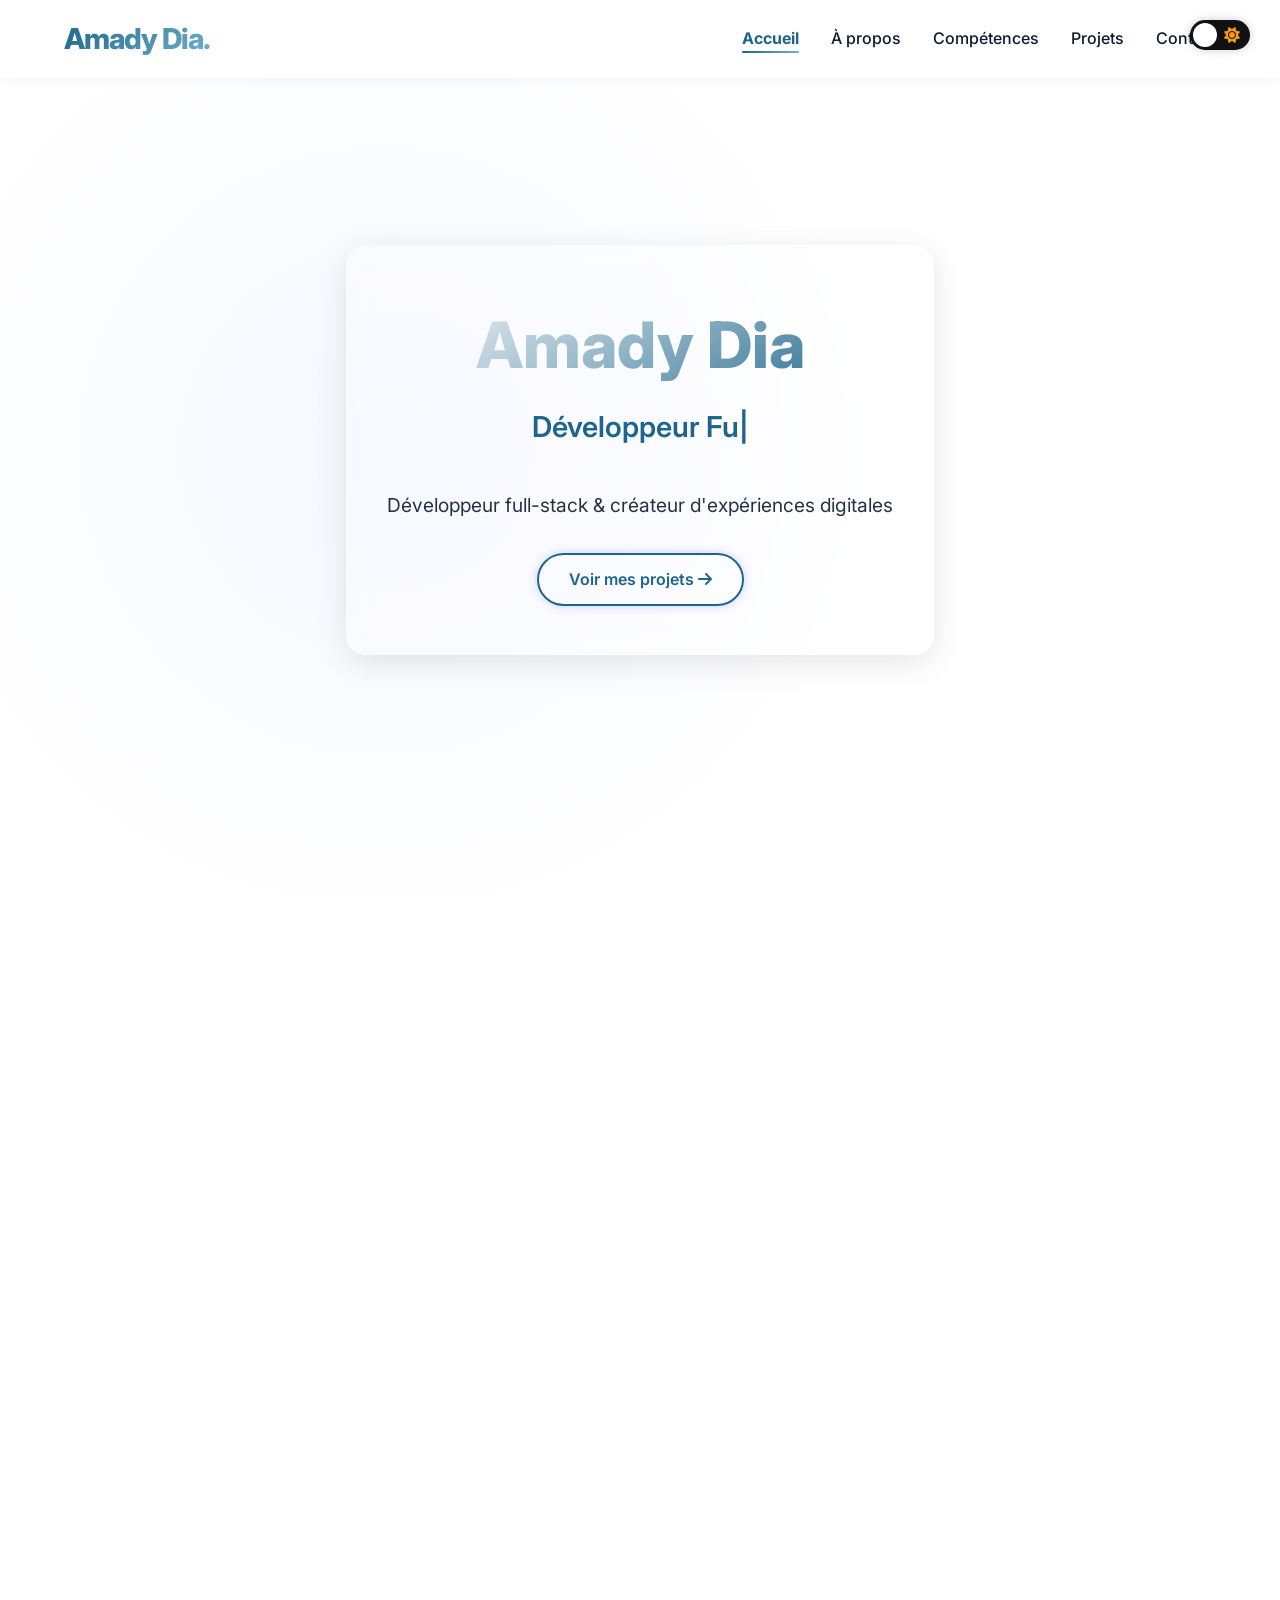
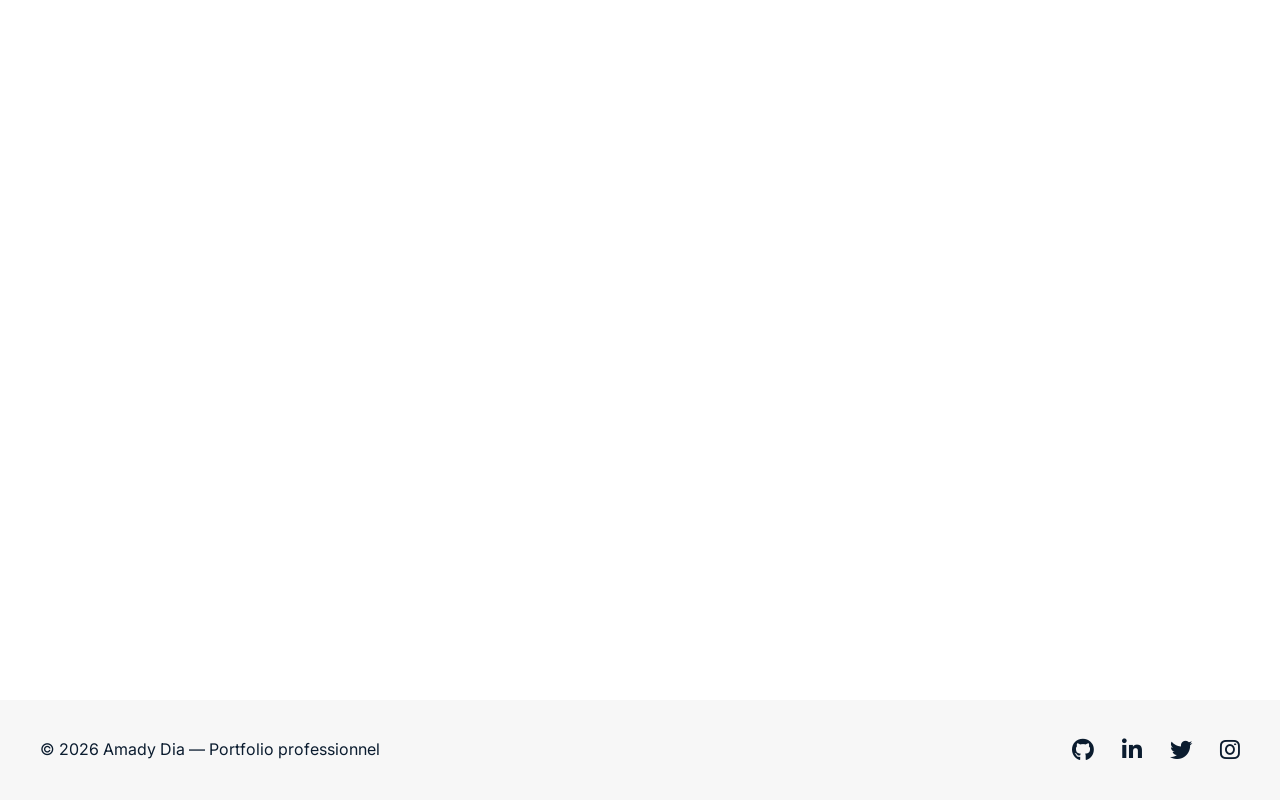
<file: index.html>
<!DOCTYPE html>
<html lang="fr">
<head>
  <meta charset="UTF-8">
  <meta name="viewport" content="width=device-width, initial-scale=1.0">
  <title>Portfolio · Amady Dia</title>
  <!-- Font Awesome 6 (free) -->
  <link rel="stylesheet" href="https://cdnjs.cloudflare.com/ajax/libs/font-awesome/6.0.0-beta3/css/all.min.css">
  <link rel="stylesheet" href="style.css">
</head>
<body>
  <!-- DARK MODE TOGGLE -->
  <div class="theme-toggle">
    <input type="checkbox" id="darkmode-toggle" class="checkbox">
    <label for="darkmode-toggle" class="label">
      <i class="fas fa-moon"></i>
      <i class="fas fa-sun"></i>
      <div class="ball"></div>
    </label>
  </div>

  <!-- MOBILE NAVIGATION -->
  <header>
    <nav class="navbar">
      <div class="nav-brand">Amady Dia.</div>
      <ul class="nav-menu">
        <li class="nav-item"><a href="#home" class="nav-link">Accueil</a></li>
        <li class="nav-item"><a href="#about" class="nav-link">À propos</a></li>
        <li class="nav-item"><a href="#skills" class="nav-link">Compétences</a></li>
        <li class="nav-item"><a href="#projects" class="nav-link">Projets</a></li>
        <li class="nav-item"><a href="#contact" class="nav-link">Contact</a></li>
      </ul>
      <div class="hamburger">
        <span class="bar"></span>
        <span class="bar"></span>
        <span class="bar"></span>
      </div>
    </nav>
  </header>

  <main>
    <!-- HOME / HERO SECTION -->
    <section id="home" class="hero">
      <div class="hero-content glass">
        <h1>Amady Dia</h1>
        <div class="typed-container">
          <span id="typed-text"></span><span class="cursor">|</span>
        </div>
        <p>Développeur full-stack & créateur d'expériences digitales</p>
        <a href="#projects" class="btn neon-btn">Voir mes projets <i class="fas fa-arrow-right"></i></a>
      </div>
      <div class="hero-overlay"></div>
    </section>

    <!-- ABOUT SECTION -->
    <section id="about" class="about reveal">
      <div class="section-title">
        <h2>À propos de moi</h2>
        <div class="underline"></div>
      </div>
      <div class="about-container">
        <div class="about-img glass">
          <img src="moi.jpg.jpeg" alt="Photo profil">
          <!-- image placeholder élégante -->
        </div>
        <div class="about-text glass">
          <p>Étudiant en deuxième année d’Informatique Appliquée à la Gestion, passionné par le développement web et le design, je transforme progressivement mes idées en sites et applications modernes et performants.
       Curieux et motivé, je m’intéresse particulièrement à l’univers JavaScript et à l’écosystème Python, que j’explore à travers des projets académiques et personnels.
       Rigoureux, créatif et toujours à l’affût des nouvelles technologies, je souhaite mettre mes compétences au service de la création de sites web et d’applications innovantes.</p>
          <p><i class="fas fa-map-pin"></i>  Mbour · Disponible pour missions</p>
          <div class="about-social">
            <a href="https://github.com/Darzox221" aria-label="GitHub"><i class="fab fa-github"></i></a>
            <a href="https://www.linkedin.com/in/amady-dia-5790523a3/" aria-label="LinkedIn"><i class="fab fa-linkedin"></i></a>
            <a href="#"><i class="fab fa-twitter"></i></a>
          </div>
        </div>
      </div>
    </section> 

    <!-- SKILLS SECTION avec barres de progression animées -->
    <section id="skills" class="skills reveal">
      <div class="section-title">
        <h2>Compétences techniques</h2>
        <div class="underline"></div>
      </div>
      <div class="skills-grid">
        <div class="skill-card glass">
          <div class="skill-header">
            <span>HTML / CSS</span>
            <span class="skill-percent" data-level="80">80%</span>
          </div>
          <div class="progress-bar">
            <div class="progress-fill" data-width="80"></div>
          </div>
        </div>
        <div class="skill-card glass">
          <div class="skill-header">
            <span>JavaScript</span>
            <span class="skill-percent" data-level="50">50%</span>
          </div>
          <div class="progress-bar">
            <div class="progress-fill" data-width="50"></div>
          </div>
        </div>
        <div class="skill-card glass">
          <div class="skill-header">
            <span>PHP</span>
            <span class="skill-percent" data-level="60">60%</span>
          </div>
          <div class="progress-bar">
            <div class="progress-fill" data-width="60"></div>
          </div>
        </div>
        <div class="skill-card glass">
          <div class="skill-header">
            <span>Python</span>
            <span class="skill-percent" data-level="50">50%</span>
          </div>
          <div class="progress-bar">
            <div class="progress-fill" data-width="50"></div>
          </div>
        </div>
        <div class="skill-card glass">
          <div class="skill-header">
            <span>React</span>
            <span class="skill-percent" data-level="40">40%</span>
          </div>
          <div class="progress-bar">
            <div class="progress-fill" data-width="40"></div>
          </div>
        </div>
        <div class="skill-card glass">
          <div class="skill-header">
            <span>Java</span>
            <span class="skill-percent" data-level="55">55%</span>
          </div>
          <div class="progress-bar">
            <div class="progress-fill" data-width="55"></div>
          </div>
        </div>
      </div>
    </section>

    <!-- PROJECTS SECTION avec cartes interactives -->
    <section id="projects" class="projects reveal">
      <div class="section-title">
        <h2>Projets récents</h2>
        <div class="underline"></div>
      </div>
      <div class="projects-grid">
        <div class="project-card glass">
          <div class="project-img">
            <i class="fas fa-cart-shopping"></i>
          </div>
          <h3>Boutique en ligne</h3>
          <p>Site e-commerce moderne permettant de consulter des produits et gérer un panier.</p>
          <div class="project-tags">
            <span>React</span><span>Node</span><span>MongoDB</span>
          </div>
          <a href="projet-boutique.html" class="project-link">En savoir plus <i class="fas fa-arrow-right"></i></a>
        </div>
        <div class="project-card glass">
          <div class="project-img">
            <i class="fas fa-chart-line"></i>
          </div>
          <h3>Système d’authentification</h3>
          <p>Système de gestion des utilisateurs et des rôles.</p>
          <div class="project-tags">
            <span>Php</span><span>MySQL</span>
          </div>
          <a href="projet-authentification.html" class="project-link">En savoir plus <i class="fas fa-arrow-right"></i></a>
        </div>
        <div class="project-card glass">
          <div class="project-img">
            <i class="fas fa-robot"></i>
          </div>
          <h3>Gestionnaire de tâches</h3>
          <p>Application de gestion de tâches permettant d’ajouter, modifier et supprimer des tâches.</p>
          <div class="project-tags">
            <span>HTML</span><span>CSS</span><span>JS</span>
          </div>
          <a href="projet-taches.html" class="project-link">En savoir plus <i class="fas fa-arrow-right"></i></a>
        </div>
      </div>
    </section>

    <!-- CONTACT SECTION avec formulaire fonctionnel (JS) -->
    <section id="contact" class="contact reveal">
      <div class="section-title">
        <h2>Contactez-moi</h2>
        <div class="underline"></div>
      </div>
      <div class="contact-container glass">
        <div class="contact-info">
          <h3><i class="fas fa-paper-plane"></i> Discutons de votre projet</h3>
          <p>Une idée ? Une collaboration ? Écrivez-moi !</p>
          <div class="contact-details">
            <p><i class="fas fa-envelope"></i> dia9amadu@gmail.com</p>
            <p><i class="fas fa-phone-alt"></i> +221 77 420 72 34</p>
            <p><i class="fas fa-map-marker-alt"></i> Mbour, Sénégal</p>
          </div>
        </div>
        <form id="contactForm" class="contact-form" action="https://formspree.io/f/xaqavaqe" method="POST">
          <div class="input-group">
            <input type="text" id="name" name="name" placeholder=" " required>
            <label for="name">Nom complet</label>
          </div>
          <div class="input-group">
            <input type="email" id="email" name="email" placeholder=" " required>
            <label for="email">Adresse email</label>
          </div>
          <div class="input-group">
            <textarea id="message" name="message" rows="4" placeholder=" " required></textarea>
            <label for="message">Message</label>
          </div>
          <button type="submit" class="btn neon-btn" id="submitBtn">Envoyer <i class="fas fa-paper-plane"></i></button>
          <p id="formFeedback" class="form-feedback"></p>
        </form>
      </div>
    </section>
  </main>

  <!-- FOOTER avec réseaux sociaux -->
  <footer>
    <div class="footer-content">
      <p>&copy; 2026 Amady Dia — Portfolio professionnel</p>
      <div class="footer-social">
        <a href="https://github.com/Darzox221/Portfolio" aria-label="GitHub"><i class="fab fa-github"></i></a>
        <a href="https://www.linkedin.com/in/amady-dia-5790523a3/" aria-label="LinkedIn"><i class="fab fa-linkedin-in"></i></a>
        <a href="https://x.com/_iamzo__" aria-label="Twitter"><i class="fab fa-twitter"></i></a>
        <a href="https://www.instagram.com/_iamzo__" aria-label="Instagram"><i class="fab fa-instagram"></i></a>
      </div>
    </div>
  </footer>

  <script src="script.js"></script>
</body>
</html>
</file>
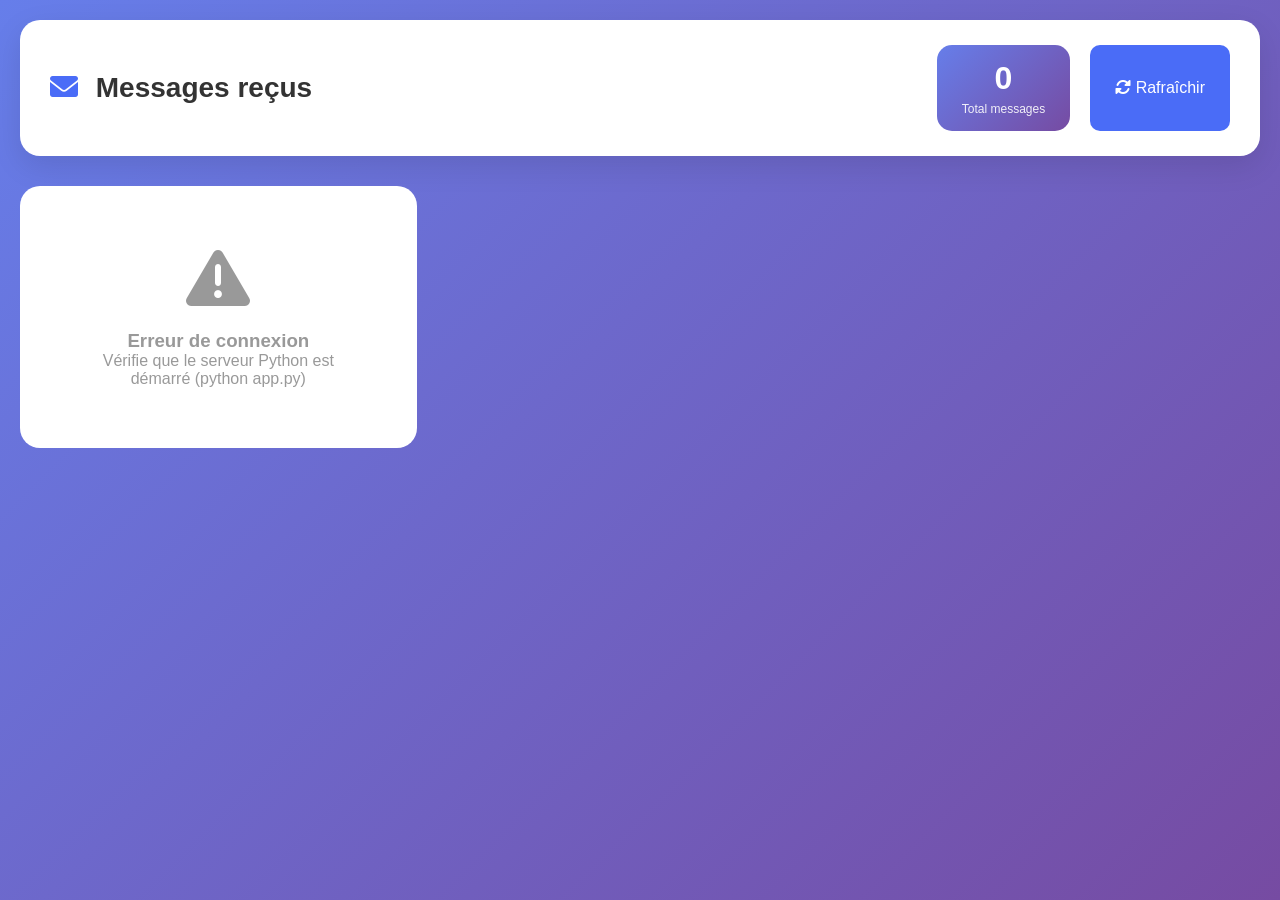
<file: admin.html>
<!DOCTYPE html>
<html lang="fr">
<head>
    <meta charset="UTF-8">
    <meta name="viewport" content="width=device-width, initial-scale=1.0">
    <title>Admin - Messages Portfolio</title>
    <style>
        * {
            margin: 0;
            padding: 0;
            box-sizing: border-box;
        }

        body {
            font-family: 'Segoe UI', Tahoma, Geneva, Verdana, sans-serif;
            background: linear-gradient(135deg, #667eea 0%, #764ba2 100%);
            min-height: 100vh;
            padding: 20px;
        }

        .container {
            max-width: 1400px;
            margin: 0 auto;
        }

        .header {
            background: white;
            border-radius: 20px;
            padding: 25px 30px;
            margin-bottom: 30px;
            box-shadow: 0 10px 30px rgba(0,0,0,0.1);
            display: flex;
            justify-content: space-between;
            align-items: center;
            flex-wrap: wrap;
            gap: 20px;
        }

        h1 {
            color: #333;
            font-size: 28px;
        }

        h1 i {
            color: #4a6cf7;
            margin-right: 10px;
        }

        .stats {
            display: flex;
            gap: 20px;
        }

        .stat-card {
            background: linear-gradient(135deg, #667eea, #764ba2);
            color: white;
            padding: 15px 25px;
            border-radius: 15px;
            text-align: center;
        }

        .stat-number {
            font-size: 32px;
            font-weight: bold;
        }

        .stat-label {
            font-size: 12px;
            opacity: 0.9;
            margin-top: 5px;
        }

        .refresh-btn {
            background: #4a6cf7;
            color: white;
            border: none;
            padding: 12px 25px;
            border-radius: 10px;
            cursor: pointer;
            font-size: 16px;
            transition: transform 0.2s;
        }

        .refresh-btn:hover {
            transform: scale(1.05);
        }

        .messages-grid {
            display: grid;
            grid-template-columns: repeat(auto-fill, minmax(380px, 1fr));
            gap: 25px;
        }

        .message-card {
            background: white;
            border-radius: 15px;
            padding: 20px;
            box-shadow: 0 5px 15px rgba(0,0,0,0.1);
            transition: transform 0.3s, box-shadow 0.3s;
            animation: fadeIn 0.5s ease;
        }

        .message-card:hover {
            transform: translateY(-5px);
            box-shadow: 0 15px 30px rgba(0,0,0,0.15);
        }

        @keyframes fadeIn {
            from {
                opacity: 0;
                transform: translateY(20px);
            }
            to {
                opacity: 1;
                transform: translateY(0);
            }
        }

        .message-header {
            display: flex;
            justify-content: space-between;
            align-items: start;
            margin-bottom: 15px;
            padding-bottom: 10px;
            border-bottom: 2px solid #f0f0f0;
        }

        .message-info h3 {
            color: #333;
            margin-bottom: 5px;
        }

        .message-info .email {
            color: #4a6cf7;
            font-size: 13px;
        }

        .message-date {
            color: #999;
            font-size: 12px;
            text-align: right;
        }

        .message-content {
            background: #f8f9fa;
            padding: 15px;
            border-radius: 10px;
            margin: 15px 0;
            line-height: 1.6;
            color: #555;
        }

        .message-actions {
            display: flex;
            gap: 10px;
            justify-content: flex-end;
        }

        .delete-btn {
            background: #e74c3c;
            color: white;
            border: none;
            padding: 8px 15px;
            border-radius: 8px;
            cursor: pointer;
            transition: background 0.2s;
        }

        .delete-btn:hover {
            background: #c0392b;
        }

        .reply-btn {
            background: #4a6cf7;
            color: white;
            border: none;
            padding: 8px 15px;
            border-radius: 8px;
            cursor: pointer;
            transition: background 0.2s;
            text-decoration: none;
            display: inline-block;
        }

        .reply-btn:hover {
            background: #3a5bd0;
        }

        .empty-state {
            text-align: center;
            padding: 60px;
            background: white;
            border-radius: 20px;
            color: #999;
        }

        .empty-state i {
            font-size: 64px;
            margin-bottom: 20px;
        }

        .loading {
            text-align: center;
            padding: 40px;
            color: white;
            font-size: 18px;
        }

        @media (max-width: 768px) {
            .header {
                flex-direction: column;
                text-align: center;
            }
            
            .messages-grid {
                grid-template-columns: 1fr;
            }
            
            .stats {
                width: 100%;
                justify-content: center;
            }
        }
    </style>
    <link rel="stylesheet" href="https://cdnjs.cloudflare.com/ajax/libs/font-awesome/6.0.0-beta3/css/all.min.css">
</head>
<body>
    <div class="container">
        <div class="header">
            <h1>
                <i class="fas fa-envelope"></i>
                Messages reçus
            </h1>
            <div class="stats">
                <div class="stat-card">
                    <div class="stat-number" id="totalCount">0</div>
                    <div class="stat-label">Total messages</div>
                </div>
                <button class="refresh-btn" onclick="loadMessages()">
                    <i class="fas fa-sync-alt"></i> Rafraîchir
                </button>
            </div>
        </div>

        <div id="messagesContainer" class="messages-grid">
            <div class="loading">
                <i class="fas fa-spinner fa-spin"></i> Chargement des messages...
            </div>
        </div>
    </div>

    <script>
        async function loadMessages() {
            const container = document.getElementById('messagesContainer');
            container.innerHTML = '<div class="loading"><i class="fas fa-spinner fa-spin"></i> Chargement...</div>';
            
            try {
                const response = await fetch('http://localhost:5000/api/messages');
                const messages = await response.json();
                
                const totalCount = document.getElementById('totalCount');
                totalCount.textContent = messages.length;
                
                if (messages.length === 0) {
                    container.innerHTML = `
                        <div class="empty-state">
                            <i class="fas fa-inbox"></i>
                            <h3>Aucun message pour le moment</h3>
                            <p>Les messages de contact apparaîtront ici</p>
                        </div>
                    `;
                    return;
                }
                
                container.innerHTML = messages.reverse().map(msg => `
                    <div class="message-card" data-id="${msg.id}">
                        <div class="message-header">
                            <div class="message-info">
                                <h3><i class="fas fa-user"></i> ${escapeHtml(msg.name)}</h3>
                                <div class="email">
                                    <i class="fas fa-envelope"></i> ${escapeHtml(msg.email)}
                                </div>
                            </div>
                            <div class="message-date">
                                <i class="fas fa-calendar"></i><br>
                                ${msg.date}
                            </div>
                        </div>
                        <div class="message-content">
                            <i class="fas fa-comment"></i> ${escapeHtml(msg.message)}
                        </div>
                        <div class="message-actions">
                            <a href="mailto:${msg.email}" class="reply-btn">
                                <i class="fas fa-reply"></i> Répondre
                            </a>
                            <button onclick="deleteMessage('${msg.id}')" class="delete-btn">
                                <i class="fas fa-trash"></i> Supprimer
                            </button>
                        </div>
                    </div>
                `).join('');
                
            } catch (error) {
                console.error('Erreur:', error);
                container.innerHTML = `
                    <div class="empty-state">
                        <i class="fas fa-exclamation-triangle"></i>
                        <h3>Erreur de connexion</h3>
                        <p>Vérifie que le serveur Python est démarré (python app.py)</p>
                    </div>
                `;
            }
        }
        
        async function deleteMessage(id) {
            if (confirm('Supprimer ce message ?')) {
                try {
                    const response = await fetch(`http://localhost:5000/api/messages/${id}`, {
                        method: 'DELETE'
                    });
                    
                    if (response.ok) {
                        loadMessages();
                    } else {
                        alert('Erreur lors de la suppression');
                    }
                } catch (error) {
                    alert('Erreur: ' + error.message);
                }
            }
        }
        
        function escapeHtml(text) {
            const div = document.createElement('div');
            div.textContent = text;
            return div.innerHTML;
        }
        
        // Charger les messages au démarrage
        loadMessages();
        
        // Rafraîchir toutes les 30 secondes
        setInterval(loadMessages, 30000);
    </script>
</body>
</html>
</file>
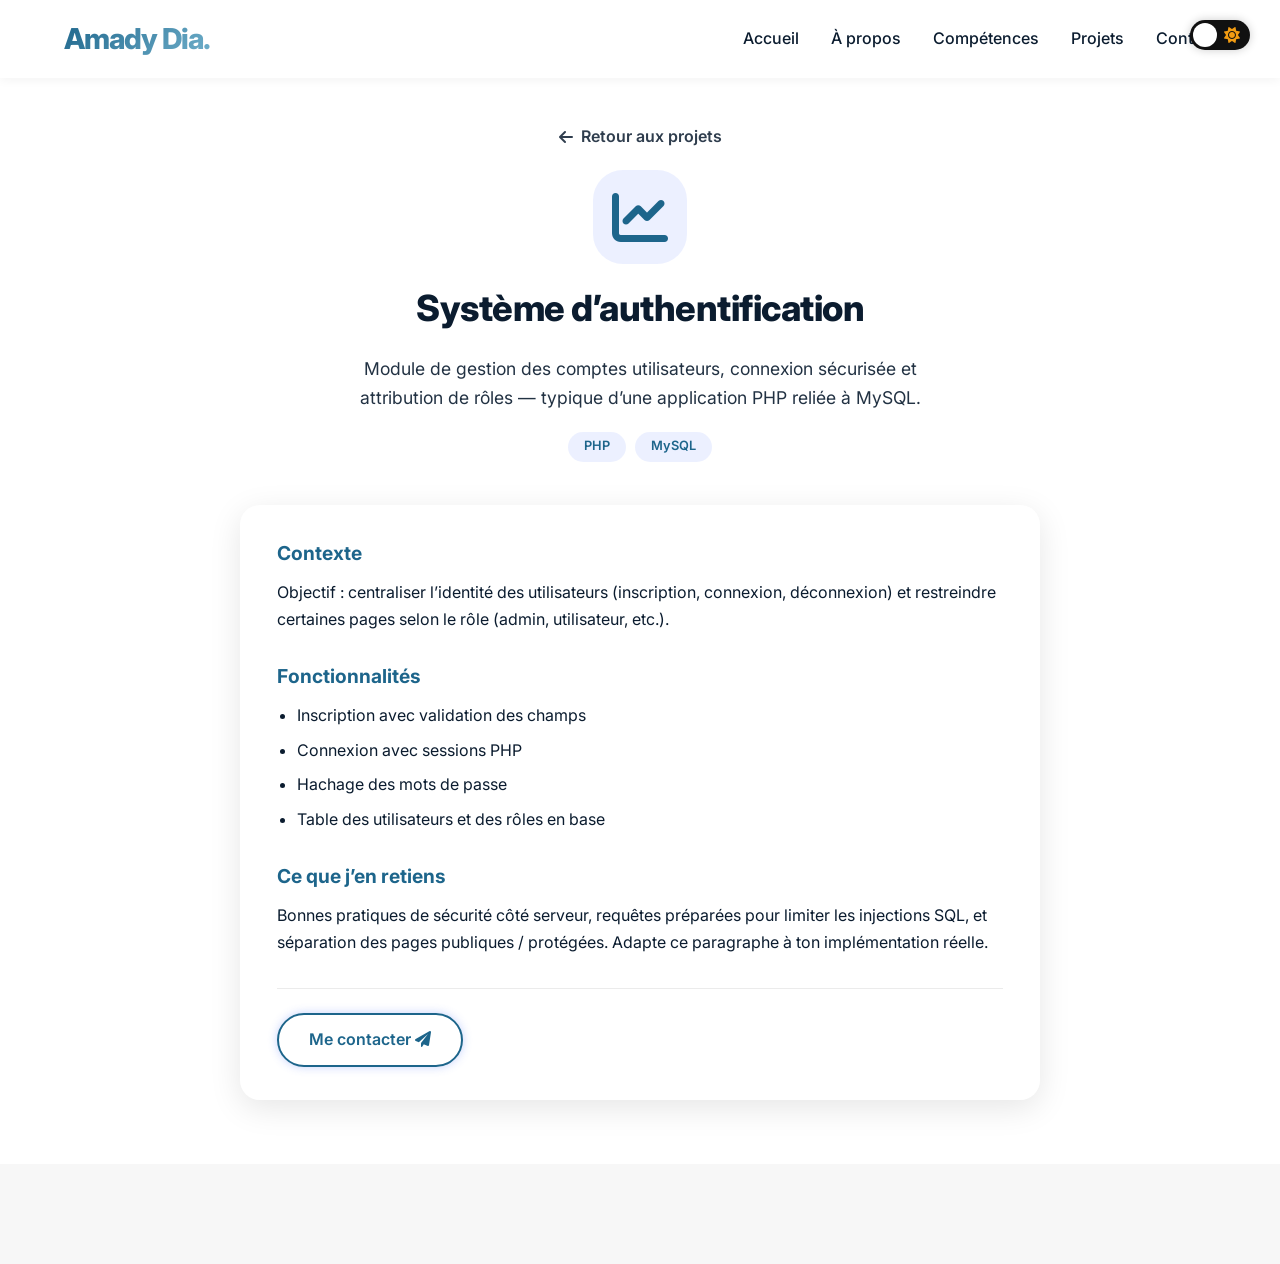
<file: projet-authentification.html>
<!DOCTYPE html>
<html lang="fr">
<head>
  <meta charset="UTF-8">
  <meta name="viewport" content="width=device-width, initial-scale=1.0">
  <title>Système d’authentification · Amady Dia</title>
  <link rel="stylesheet" href="https://cdnjs.cloudflare.com/ajax/libs/font-awesome/6.0.0-beta3/css/all.min.css">
  <link rel="stylesheet" href="style.css">
</head>
<body class="project-page">
  <div class="theme-toggle">
    <input type="checkbox" id="darkmode-toggle" class="checkbox">
    <label for="darkmode-toggle" class="label">
      <i class="fas fa-moon"></i>
      <i class="fas fa-sun"></i>
      <div class="ball"></div>
    </label>
  </div>

  <header>
    <nav class="navbar">
      <a href="index.html" class="nav-brand">Amady Dia.</a>
      <ul class="nav-menu">
        <li class="nav-item"><a href="index.html#home" class="nav-link">Accueil</a></li>
        <li class="nav-item"><a href="index.html#about" class="nav-link">À propos</a></li>
        <li class="nav-item"><a href="index.html#skills" class="nav-link">Compétences</a></li>
        <li class="nav-item"><a href="index.html#projects" class="nav-link">Projets</a></li>
        <li class="nav-item"><a href="index.html#contact" class="nav-link">Contact</a></li>
      </ul>
      <div class="hamburger">
        <span class="bar"></span>
        <span class="bar"></span>
        <span class="bar"></span>
      </div>
    </nav>
  </header>

  <main>
    <div class="project-header-spacer" aria-hidden="true"></div>
    <div class="project-detail-hero">
      <a href="index.html#projects" class="back-to-projects"><i class="fas fa-arrow-left"></i> Retour aux projets</a>
      <div class="project-img project-detail-icon-wrap">
        <i class="fas fa-chart-line"></i>
      </div>
      <h1>Système d’authentification</h1>
      <p class="project-lead">Module de gestion des comptes utilisateurs, connexion sécurisée et attribution de rôles — typique d’une application PHP reliée à MySQL.</p>
      <div class="project-tags">
        <span>PHP</span><span>MySQL</span>
      </div>
    </div>

    <article class="project-detail-body glass">
      <section class="project-detail-section">
        <h2>Contexte</h2>
        <p>Objectif : centraliser l’identité des utilisateurs (inscription, connexion, déconnexion) et restreindre certaines pages selon le rôle (admin, utilisateur, etc.).</p>
      </section>
      <section class="project-detail-section">
        <h2>Fonctionnalités</h2>
        <ul>
          <li>Inscription avec validation des champs</li>
          <li>Connexion avec sessions PHP</li>
          <li>Hachage des mots de passe</li>
          <li>Table des utilisateurs et des rôles en base</li>
        </ul>
      </section>
      <section class="project-detail-section">
        <h2>Ce que j’en retiens</h2>
        <p>Bonnes pratiques de sécurité côté serveur, requêtes préparées pour limiter les injections SQL, et séparation des pages publiques / protégées. Adapte ce paragraphe à ton implémentation réelle.</p>
      </section>
      <div class="project-detail-actions">
        <a href="index.html#contact" class="btn neon-btn">Me contacter <i class="fas fa-paper-plane"></i></a>
      </div>
    </article>
  </main>

  <footer>
    <div class="footer-content">
      <p>&copy; 2026 Amady Dia — Portfolio professionnel</p>
      <div class="footer-social">
        <a href="https://github.com/Darzox221/Portfolio" aria-label="GitHub"><i class="fab fa-github"></i></a>
        <a href="https://www.linkedin.com/in/amady-dia-5790523a3/" aria-label="LinkedIn"><i class="fab fa-linkedin-in"></i></a>
        <a href="https://x.com/_iamzo__" aria-label="Twitter"><i class="fab fa-twitter"></i></a>
        <a href="https://www.instagram.com/_iamzo__" aria-label="Instagram"><i class="fab fa-instagram"></i></a>
      </div>
    </div>
  </footer>

  <script src="project-page.js"></script>
</body>
</html>
</file>
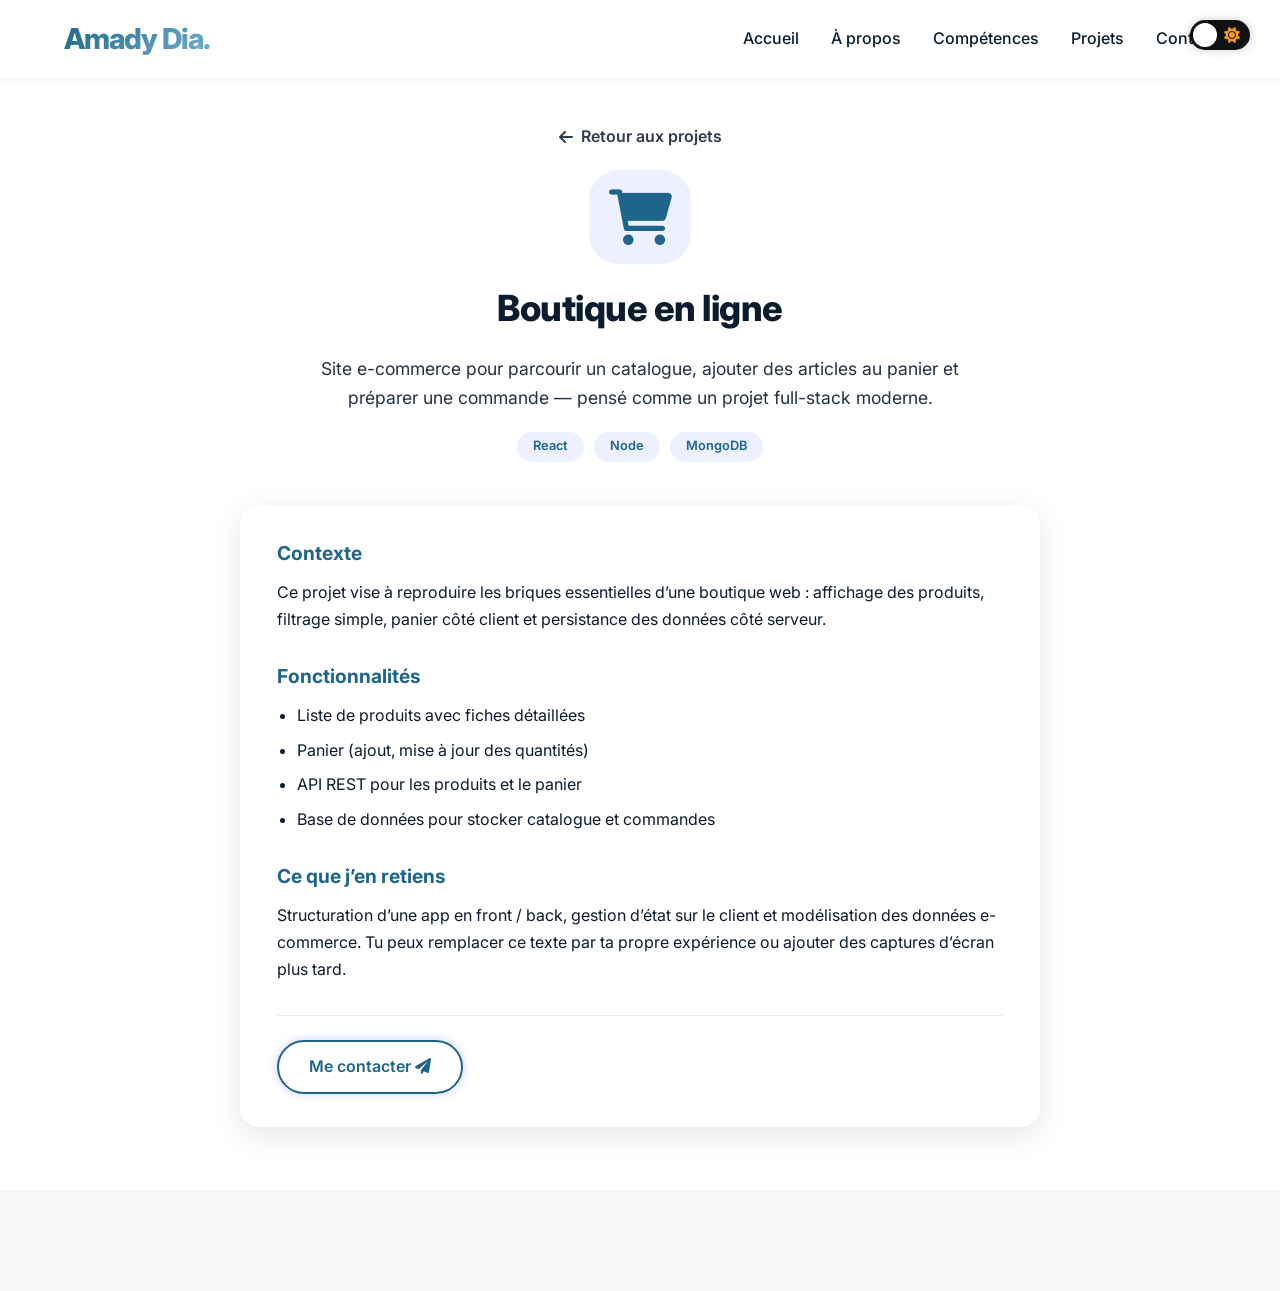
<file: projet-boutique.html>
<!DOCTYPE html>
<html lang="fr">
<head>
  <meta charset="UTF-8">
  <meta name="viewport" content="width=device-width, initial-scale=1.0">
  <title>Boutique en ligne · Amady Dia</title>
  <link rel="stylesheet" href="https://cdnjs.cloudflare.com/ajax/libs/font-awesome/6.0.0-beta3/css/all.min.css">
  <link rel="stylesheet" href="style.css">
</head>
<body class="project-page">
  <div class="theme-toggle">
    <input type="checkbox" id="darkmode-toggle" class="checkbox">
    <label for="darkmode-toggle" class="label">
      <i class="fas fa-moon"></i>
      <i class="fas fa-sun"></i>
      <div class="ball"></div>
    </label>
  </div>

  <header>
    <nav class="navbar">
      <a href="index.html" class="nav-brand">Amady Dia.</a>
      <ul class="nav-menu">
        <li class="nav-item"><a href="index.html#home" class="nav-link">Accueil</a></li>
        <li class="nav-item"><a href="index.html#about" class="nav-link">À propos</a></li>
        <li class="nav-item"><a href="index.html#skills" class="nav-link">Compétences</a></li>
        <li class="nav-item"><a href="index.html#projects" class="nav-link">Projets</a></li>
        <li class="nav-item"><a href="index.html#contact" class="nav-link">Contact</a></li>
      </ul>
      <div class="hamburger">
        <span class="bar"></span>
        <span class="bar"></span>
        <span class="bar"></span>
      </div>
    </nav>
  </header>

  <main>
    <div class="project-header-spacer" aria-hidden="true"></div>
    <div class="project-detail-hero">
      <a href="index.html#projects" class="back-to-projects"><i class="fas fa-arrow-left"></i> Retour aux projets</a>
      <div class="project-img project-detail-icon-wrap">
        <i class="fas fa-cart-shopping"></i>
      </div>
      <h1>Boutique en ligne</h1>
      <p class="project-lead">Site e-commerce pour parcourir un catalogue, ajouter des articles au panier et préparer une commande — pensé comme un projet full-stack moderne.</p>
      <div class="project-tags">
        <span>React</span><span>Node</span><span>MongoDB</span>
      </div>
    </div>

    <article class="project-detail-body glass">
      <section class="project-detail-section">
        <h2>Contexte</h2>
        <p>Ce projet vise à reproduire les briques essentielles d’une boutique web : affichage des produits, filtrage simple, panier côté client et persistance des données côté serveur.</p>
      </section>
      <section class="project-detail-section">
        <h2>Fonctionnalités</h2>
        <ul>
          <li>Liste de produits avec fiches détaillées</li>
          <li>Panier (ajout, mise à jour des quantités)</li>
          <li>API REST pour les produits et le panier</li>
          <li>Base de données pour stocker catalogue et commandes</li>
        </ul>
      </section>
      <section class="project-detail-section">
        <h2>Ce que j’en retiens</h2>
        <p>Structuration d’une app en front / back, gestion d’état sur le client et modélisation des données e-commerce. Tu peux remplacer ce texte par ta propre expérience ou ajouter des captures d’écran plus tard.</p>
      </section>
      <div class="project-detail-actions">
        <a href="index.html#contact" class="btn neon-btn">Me contacter <i class="fas fa-paper-plane"></i></a>
      </div>
    </article>
  </main>

  <footer>
    <div class="footer-content">
      <p>&copy; 2026 Amady Dia — Portfolio professionnel</p>
      <div class="footer-social">
        <a href="https://github.com/Darzox221/Portfolio" aria-label="GitHub"><i class="fab fa-github"></i></a>
        <a href="https://www.linkedin.com/in/amady-dia-5790523a3/" aria-label="LinkedIn"><i class="fab fa-linkedin-in"></i></a>
        <a href="https://x.com/_iamzo__" aria-label="Twitter"><i class="fab fa-twitter"></i></a>
        <a href="https://www.instagram.com/_iamzo__" aria-label="Instagram"><i class="fab fa-instagram"></i></a>
      </div>
    </div>
  </footer>

  <script src="project-page.js"></script>
</body>
</html>
</file>
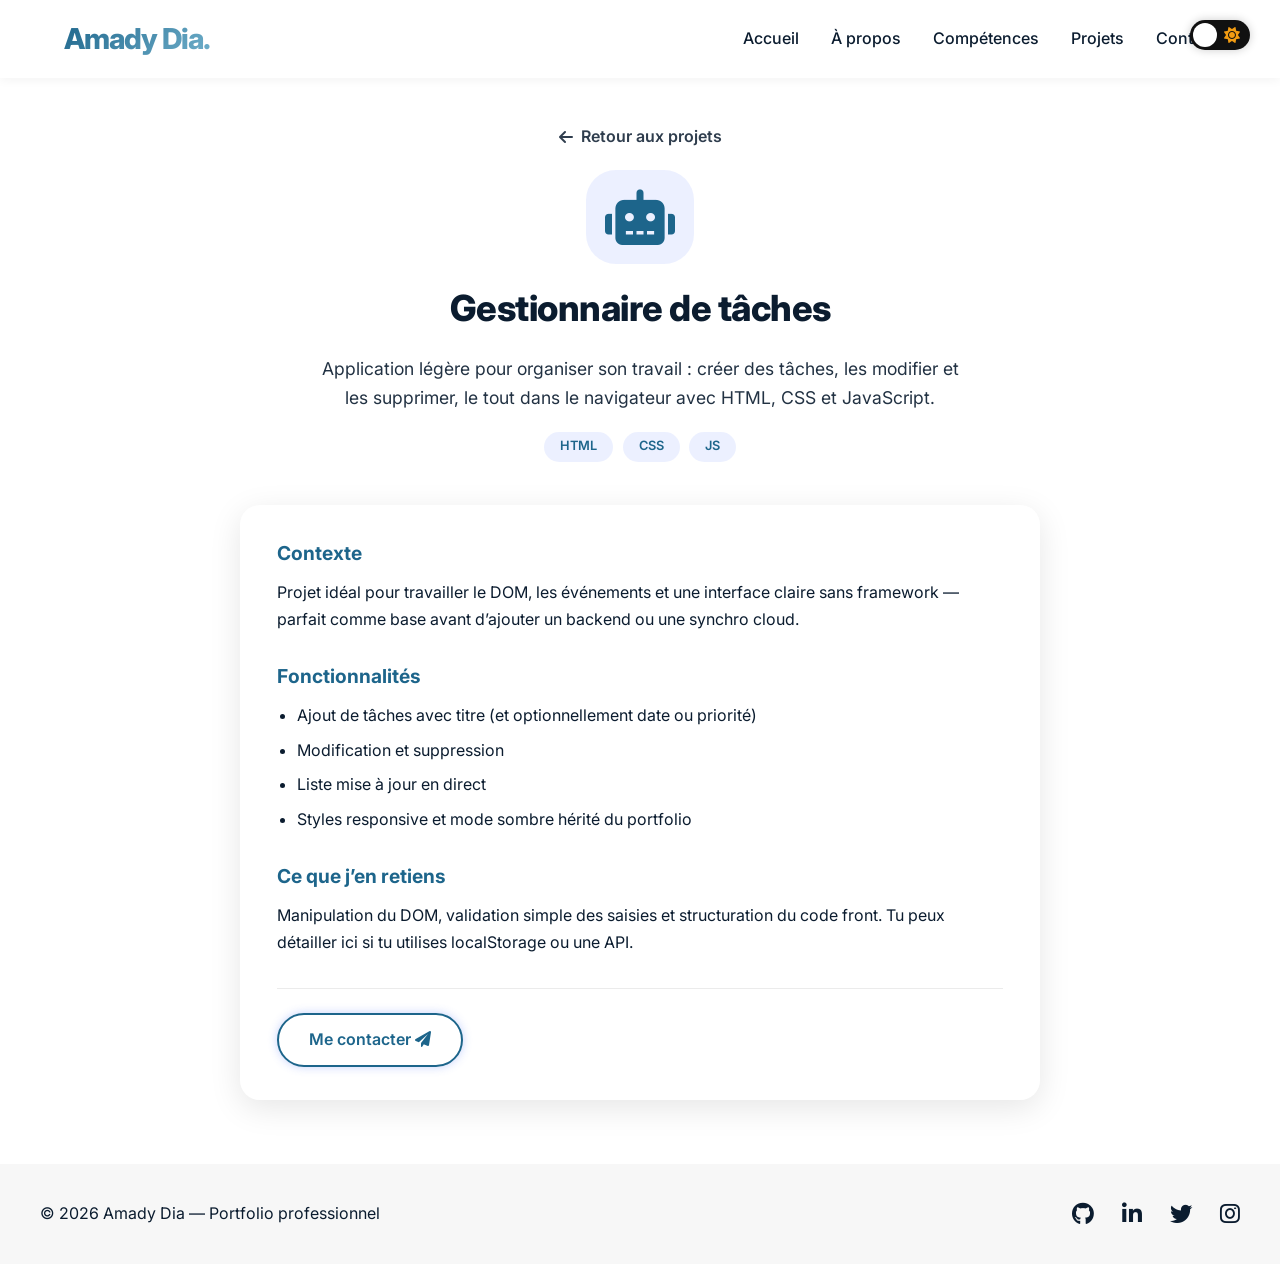
<file: projet-taches.html>
<!DOCTYPE html>
<html lang="fr">
<head>
  <meta charset="UTF-8">
  <meta name="viewport" content="width=device-width, initial-scale=1.0">
  <title>Gestionnaire de tâches · Amady Dia</title>
  <link rel="stylesheet" href="https://cdnjs.cloudflare.com/ajax/libs/font-awesome/6.0.0-beta3/css/all.min.css">
  <link rel="stylesheet" href="style.css">
</head>
<body class="project-page">
  <div class="theme-toggle">
    <input type="checkbox" id="darkmode-toggle" class="checkbox">
    <label for="darkmode-toggle" class="label">
      <i class="fas fa-moon"></i>
      <i class="fas fa-sun"></i>
      <div class="ball"></div>
    </label>
  </div>

  <header>
    <nav class="navbar">
      <a href="index.html" class="nav-brand">Amady Dia.</a>
      <ul class="nav-menu">
        <li class="nav-item"><a href="index.html#home" class="nav-link">Accueil</a></li>
        <li class="nav-item"><a href="index.html#about" class="nav-link">À propos</a></li>
        <li class="nav-item"><a href="index.html#skills" class="nav-link">Compétences</a></li>
        <li class="nav-item"><a href="index.html#projects" class="nav-link">Projets</a></li>
        <li class="nav-item"><a href="index.html#contact" class="nav-link">Contact</a></li>
      </ul>
      <div class="hamburger">
        <span class="bar"></span>
        <span class="bar"></span>
        <span class="bar"></span>
      </div>
    </nav>
  </header>

  <main>
    <div class="project-header-spacer" aria-hidden="true"></div>
    <div class="project-detail-hero">
      <a href="index.html#projects" class="back-to-projects"><i class="fas fa-arrow-left"></i> Retour aux projets</a>
      <div class="project-img project-detail-icon-wrap">
        <i class="fas fa-robot"></i>
      </div>
      <h1>Gestionnaire de tâches</h1>
      <p class="project-lead">Application légère pour organiser son travail : créer des tâches, les modifier et les supprimer, le tout dans le navigateur avec HTML, CSS et JavaScript.</p>
      <div class="project-tags">
        <span>HTML</span><span>CSS</span><span>JS</span>
      </div>
    </div>

    <article class="project-detail-body glass">
      <section class="project-detail-section">
        <h2>Contexte</h2>
        <p>Projet idéal pour travailler le DOM, les événements et une interface claire sans framework — parfait comme base avant d’ajouter un backend ou une synchro cloud.</p>
      </section>
      <section class="project-detail-section">
        <h2>Fonctionnalités</h2>
        <ul>
          <li>Ajout de tâches avec titre (et optionnellement date ou priorité)</li>
          <li>Modification et suppression</li>
          <li>Liste mise à jour en direct</li>
          <li>Styles responsive et mode sombre hérité du portfolio</li>
        </ul>
      </section>
      <section class="project-detail-section">
        <h2>Ce que j’en retiens</h2>
        <p>Manipulation du DOM, validation simple des saisies et structuration du code front. Tu peux détailler ici si tu utilises localStorage ou une API.</p>
      </section>
      <div class="project-detail-actions">
        <a href="index.html#contact" class="btn neon-btn">Me contacter <i class="fas fa-paper-plane"></i></a>
      </div>
    </article>
  </main>

  <footer>
    <div class="footer-content">
      <p>&copy; 2026 Amady Dia — Portfolio professionnel</p>
      <div class="footer-social">
        <a href="https://github.com/Darzox221/Portfolio" aria-label="GitHub"><i class="fab fa-github"></i></a>
        <a href="https://www.linkedin.com/in/amady-dia-5790523a3/" aria-label="LinkedIn"><i class="fab fa-linkedin-in"></i></a>
        <a href="https://x.com/_iamzo__" aria-label="Twitter"><i class="fab fa-twitter"></i></a>
        <a href="https://www.instagram.com/_iamzo__" aria-label="Instagram"><i class="fab fa-instagram"></i></a>
      </div>
    </div>
  </footer>

  <script src="project-page.js"></script>
</body>
</html>
</file>
<file: style.css>
/* ========== GLOBAL & RESET ========== */
@import url('https://fonts.googleapis.com/css2?family=Inter:wght@300;400;600;700;800&display=swap');

:root {
  --bg-light: #ffffff;
  --text-light: #0b1c2f;
  --bg-dark: #0a0f1e;
  --text-dark: #edf2fb;
  --primary: #1d658b;
  --primary-glow: #427974;
  --secondary: #71b1cc;
  --glass-bg: rgba(255, 255, 255, 0.15);
  --glass-border: rgba(255, 255, 255, 0.2);
  --shadow: 0 8px 32px rgba(0,0,0,0.1);
  --neon-blue: #1d658b;
  --neon-purple: #71b1cc;
  --transition: all 0.3s ease;
}

* {
  margin: 0;
  padding: 0;
  box-sizing: border-box;
  font-family: 'Inter', sans-serif;
}

html {
  scroll-behavior: smooth;
}

body {
  background: var(--bg-light);
  color: var(--text-light);
  line-height: 1.6;
  transition: background 0.4s, color 0.3s;
  position: relative;
  overflow-x: hidden;
}

body.dark {
  background: var(--bg-dark);
  color: var(--text-dark);
}

body.dark .glass {
  background: rgba(10, 15, 30, 0.4);
  border: 1px solid rgba(255, 255, 255, 0.08);
}

.glass {
  background: var(--glass-bg);
  backdrop-filter: blur(10px);
  -webkit-backdrop-filter: blur(10px);
  border: 1px solid var(--glass-border);
  border-radius: 20px;
  box-shadow: var(--shadow);
  transition: var(--transition);
}

/* ========== TYPO & UTILS ========== */
.section-title {
  text-align: center;
  margin-bottom: 3rem;
}

.section-title h2 {
  font-size: 2.5rem;
  font-weight: 700;
  letter-spacing: -0.5px;
}

.underline {
  width: 80px;
  height: 4px;
  background: linear-gradient(90deg, var(--primary), var(--secondary));
  margin: 0.5rem auto 0;
  border-radius: 2px;
}

.btn {
  display: inline-block;
  padding: 12px 30px;
  border-radius: 50px;
  font-weight: 600;
  text-decoration: none;
  transition: var(--transition);
  border: none;
  cursor: pointer;
  font-size: 1rem;
}

.neon-btn {
  background: transparent;
  border: 2px solid var(--primary);
  color: var(--primary);
  box-shadow: 0 0 10px rgba(74,108,247,0.3);
}

.neon-btn:hover {
  background: var(--primary);
  color: rgb(254, 254, 254);
  box-shadow: 0 0 20px var(--primary-glow);
  transform: translateY(-3px);
}

.dark .neon-btn {
  border-color: var(--secondary);
  color: var(--secondary);
}

.dark .neon-btn:hover {
  background: var(--secondary);
  color: #0a0f1e;
  box-shadow: 0 0 25px var(--secondary);
}

/* ========== DARK MODE TOGGLE ========== */
.theme-toggle {
  position: fixed;
  top: 20px;
  right: 30px;
  z-index: 1101;
}

.checkbox {
  opacity: 0;
  position: absolute;
}

.label {
  background: #111;
  display: flex;
  align-items: center;
  justify-content: space-between;
  padding: 5px;
  border-radius: 50px;
  width: 60px;
  height: 30px;
  cursor: pointer;
  position: relative;
  box-shadow: 0 0 10px rgba(0,0,0,0.2);
}

.label .fa-moon {
  color: #f1c40f;
  margin-left: 5px;
}

.label .fa-sun {
  color: #f39c12;
  margin-right: 5px;
}

.ball {
  background: white;
  position: absolute;
  top: 3px;
  left: 3px;
  width: 24px;
  height: 24px;
  border-radius: 50%;
  transition: transform 0.2s linear;
}

.checkbox:checked + .label .ball {
  transform: translateX(30px);
}

body.dark .label {
  background: #2c3e50;
}

/* ========== NAVIGATION ========== */
header {
  position: fixed;
  width: 100%;
  top: 0;
  left: 0;
  z-index: 1100;
  background: rgba(255,255,255,0.7);
  backdrop-filter: blur(12px);
  box-shadow: 0 2px 10px rgba(0,0,0,0.05);
  transition: background 0.3s;
}

body.dark header {
  background: rgba(10,15,30,0.8);
  box-shadow: 0 2px 10px rgba(0,0,0,0.3);
}

.navbar {
  display: flex;
  justify-content: space-between;
  align-items: center;
  padding: 1rem 5%;
  max-width: 1400px;
  margin: 0 auto;
}

.nav-brand {
  font-size: 1.8rem;
  font-weight: 800;
  background: linear-gradient(135deg, var(--primary), var(--secondary));
  background-clip: text;
  -webkit-background-clip: text;
  -webkit-text-fill-color: transparent;
  letter-spacing: -1px;
}

.nav-menu {
  display: flex;
  list-style: none;
  gap: 2rem;
}

.nav-link {
  text-decoration: none;
  color: inherit;
  font-weight: 500;
  transition: color 0.2s;
}

.nav-link:hover {
  color: var(--primary);
}

.hamburger {
  display: none;
  cursor: pointer;
}

.bar {
  display: block;
  width: 25px;
  height: 3px;
  margin: 5px auto;
  background-color: var(--text-light);
  transition: all 0.3s;
}

body.dark .bar {
  background-color: var(--text-dark);
}

/* ========== HERO SECTION ========== */
.hero {
  min-height: 100vh;
  display: flex;
  align-items: center;
  justify-content: center;
  text-align: center;
  position: relative;
  padding: 0 1.5rem;
}

.hero-content {
  padding: 3rem 2.5rem;
  max-width: 800px;
  z-index: 2;
}

.hero h1 {
  font-size: 4rem;
  font-weight: 800;
  margin-bottom: 0.5rem;
  background: linear-gradient(145deg, #fff, var(--primary));
  background-clip: text;
  -webkit-background-clip: text;
  -webkit-text-fill-color: transparent;
}

.typed-container {
  font-size: 1.8rem;
  font-weight: 600;
  margin-bottom: 1rem;
  min-height: 70px;
  color: var(--primary);
}

.cursor {
  opacity: 1;
  animation: blink 0.7s infinite;
}

@keyframes blink {
  0%, 100% { opacity: 1; }
  50% { opacity: 0; }
}

.hero p {
  font-size: 1.2rem;
  margin-bottom: 2rem;
  opacity: 0.9;
}

.hero-overlay {
  position: absolute;
  top: 0;
  left: 0;
  width: 100%;
  height: 100%;
  background: radial-gradient(circle at 30% 50%, rgba(74,108,247,0.05) 0%, transparent 50%);
  pointer-events: none;
}

/* ========== ABOUT ========== */
.about {
  padding: 6rem 5%;
  max-width: 1200px;
  margin: 0 auto;
}

.about-container {
  display: flex;
  gap: 3rem;
  align-items: center;
  flex-wrap: wrap;
  justify-content: center;
}

.about-img {
  flex: 1 1 280px;
  display: flex;
  justify-content: center;
  padding: 1rem;
}

.about-img img {
  width: 260px;
  height: 260px;
  object-fit: cover;
  border-radius: 30px;
  box-shadow: 0 20px 30px rgba(0,0,0,0.1);
  border: 3px solid rgba(255,255,255,0.2);
}

.about-text {
  flex: 2 1 400px;
  padding: 2rem;
}

.about-text p {
  margin-bottom: 1.2rem;
  font-size: 1.1rem;
}

.about-social {
  display: flex;
  gap: 1.5rem;
  margin-top: 1.5rem;
}

.about-social a {
  font-size: 1.8rem;
  color: var(--primary);
  transition: transform 0.2s;
}

.about-social a:hover {
  transform: scale(1.2);
  color: var(--secondary);
}

/* ========== SKILLS ========== */
.skills {
  padding: 6rem 5%;
  max-width: 1000px;
  margin: 0 auto;
}

.skills-grid {
  display: grid;
  grid-template-columns: repeat(auto-fit, minmax(280px, 1fr));
  gap: 1.8rem;
}

.skill-card {
  padding: 1.5rem 1.8rem;
}

.skill-header {
  display: flex;
  justify-content: space-between;
  margin-bottom: 0.7rem;
  font-weight: 600;
}

.progress-bar {
  width: 100%;
  height: 12px;
  background: rgba(0,0,0,0.1);
  border-radius: 20px;
  overflow: hidden;
}

.dark .progress-bar {
  background: rgba(255,255,255,0.1);
}

.progress-fill {
  height: 100%;
  width: 0%;
  background: linear-gradient(90deg, var(--primary), var(--secondary));
  border-radius: 20px;
  transition: width 1.2s cubic-bezier(0.22, 1, 0.36, 1);
  box-shadow: 0 0 12px var(--primary-glow);
}

/* ========== PROJECTS ========== */
.projects {
  padding: 6rem 5%;
  max-width: 1300px;
  margin: 0 auto;
}

.projects-grid {
  display: grid;
  grid-template-columns: repeat(auto-fit, minmax(280px, 1fr));
  gap: 2.5rem;
}

.project-card {
  padding: 2rem 1.5rem;
  text-align: center;
  transition: transform 0.3s, box-shadow 0.3s;
}

.project-card:hover {
  transform: translateY(-15px);
  box-shadow: 0 20px 40px rgba(74,108,247,0.2);
}

.project-img i {
  font-size: 3.5rem;
  color: var(--primary);
  margin-bottom: 1rem;
  background: rgba(74,108,247,0.1);
  padding: 1.2rem;
  border-radius: 30px;
}

.project-card h3 {
  font-size: 1.6rem;
  margin-bottom: 0.5rem;
}

.project-tags {
  display: flex;
  flex-wrap: wrap;
  gap: 0.6rem;
  justify-content: center;
  margin: 1.2rem 0;
}

.project-tags span {
  background: rgba(74,108,247,0.1);
  padding: 0.3rem 1rem;
  border-radius: 50px;
  font-size: 0.8rem;
  font-weight: 600;
  color: var(--primary);
}

.dark .project-tags span {
  background: rgba(157,123,245,0.2);
  color: var(--secondary);
}

.project-link {
  text-decoration: none;
  color: var(--primary);
  font-weight: 600;
  display: inline-flex;
  align-items: center;
  gap: 5px;
  transition: gap 0.2s;
}

.project-link:hover {
  gap: 10px;
}

/* ========== CONTACT ========== */
.contact {
  padding: 6rem 5%;
  max-width: 1100px;
  margin: 0 auto;
}

.contact-container {
  display: flex;
  flex-wrap: wrap;
  padding: 2.5rem;
  gap: 2rem;
}

.contact-info {
  flex: 1 1 250px;
}

.contact-info h3 {
  font-size: 1.8rem;
  margin-bottom: 1rem;
}

.contact-details p {
  margin: 1rem 0;
  display: flex;
  align-items: center;
  gap: 10px;
}

.contact-form {
  flex: 2 1 350px;
  display: flex;
  flex-direction: column;
  gap: 1.8rem;
}

.input-group {
  position: relative;
}

.input-group input,
.input-group textarea {
  width: 100%;
  padding: 16px 12px;
  border: 2px solid rgba(0,0,0,0.05);
  border-radius: 16px;
  background: rgba(255,255,255,0.4);
  font-size: 1rem;
  outline: none;
  transition: 0.2s;
  color: inherit;
}

.dark .input-group input,
.dark .input-group textarea {
  background: rgba(255,255,255,0.05);
  border-color: rgba(255,255,255,0.1);
  color: white;
}

.input-group label {
  position: absolute;
  left: 14px;
  top: 14px;
  background: transparent;
  padding: 0 5px;
  transition: 0.2s;
  pointer-events: none;
  color: #5a6b7a;
}

.dark .input-group label {
  color: #b0c4de;
}

.input-group input:focus ~ label,
.input-group input:not(:placeholder-shown) ~ label,
.input-group textarea:focus ~ label,
.input-group textarea:not(:placeholder-shown) ~ label {
  top: -12px;
  left: 12px;
  font-size: 0.8rem;
  background: var(--bg-light);
  padding: 0 8px;
  border-radius: 20px;
  color: var(--primary);
}

.dark .input-group input:focus ~ label,
.dark .input-group input:not(:placeholder-shown) ~ label,
.dark .input-group textarea:focus ~ label,
.dark .input-group textarea:not(:placeholder-shown) ~ label {
  background: var(--bg-dark);
  color: var(--secondary);
}

.form-feedback {
  margin-top: 5px;
  font-weight: 600;
  color: #27ae60;
}

/* ========== FOOTER ========== */
footer {
  background: rgba(0,0,0,0.03);
  backdrop-filter: blur(5px);
  padding: 2rem;
  margin-top: 3rem;
}

.dark footer {
  background: rgba(0,0,0,0.3);
}

.footer-content {
  max-width: 1200px;
  margin: 0 auto;
  display: flex;
  justify-content: space-between;
  align-items: center;
  flex-wrap: wrap;
  gap: 1rem;
}

.footer-social a {
  color: inherit;
  margin-left: 1.5rem;
  font-size: 1.4rem;
  transition: color 0.2s;
}

.footer-social a:hover {
  color: var(--primary);
}

/* ========== REVEAL ANIMATION ========== */
.reveal {
  opacity: 0;
  transform: translateY(40px);
  transition: opacity 0.9s, transform 0.7s;
}

.reveal.active {
  opacity: 1;
  transform: translateY(0);
}


/* ========== RESPONSIVE ========== */
@media (max-width: 992px) {
  .hero h1 { font-size: 3.2rem; }
  .typed-container { font-size: 1.5rem; }
}

@media (max-width: 768px) {
  /* Navigation */
  .hamburger {
    display: block;
    position: relative;
    z-index: 1102;
  }

  .hamburger.active .bar:nth-child(1) {
    transform: translateY(8px) rotate(45deg);
  }
  .hamburger.active .bar:nth-child(2) {
    opacity: 0;
    transform: translateX(-20px);
  }
  .hamburger.active .bar:nth-child(3) {
    transform: translateY(-8px) rotate(-45deg);
  }

  /* Menu glisse depuis la droite */
  .nav-menu {
    position: fixed;
    right: -100%;
    left: auto;
    top: 0;
    width: 75%;
    max-width: 300px;
    height: 100vh;
    flex-direction: column;
    justify-content: center;
    align-items: center;
    gap: 2rem;
    background: rgba(255, 255, 255, 0.98);
    backdrop-filter: blur(20px);
    -webkit-backdrop-filter: blur(20px);
    box-shadow: -5px 0 30px rgba(0,0,0,0.15);
    transition: right 0.3s ease-in-out;
    z-index: 1100;
    padding: 0;
  }

  body.dark .nav-menu {
    background: rgba(10, 15, 30, 0.98);
  }

  .nav-menu.active {
    right: 0;
  }

  /* Overlay sombre derrière le menu */
  .nav-menu.active::before {
    content: '';
    position: fixed;
    inset: 0;
    background: rgba(0, 0, 0, 0.5);
    z-index: -1;
  }

  .nav-link {
    font-size: 1.2rem;
    padding: 0.5rem 1rem;
  }

  .nav-brand {
    font-size: 1.5rem;
  }

  .navbar {
    padding: 0.8rem 1.2rem;
  }

  /* Dark mode toggle : décalé à gauche du hamburger */
  .theme-toggle {
    position: fixed;
    top: 13px;
    right: 75px;
    z-index: 1101;
  }

  /* Décalage pages projet : voir bloc PROJECT DETAIL (body.project-page) */

  /* Bloquer le scroll quand menu ouvert */
  body.menu-open {
    overflow: hidden;
  }

  /* Hero */
  .hero h1 { font-size: 2.5rem; }
  .typed-container { font-size: 1.2rem; }
  .hero p { font-size: 1rem; }
  .hero-content { padding: 2rem 1.5rem; }

  /* Sections */
  .section-title h2 { font-size: 1.9rem; }
  .about { padding: 5rem 4%; }
  .skills { padding: 5rem 4%; }
  .projects { padding: 5rem 4%; }
  .contact { padding: 5rem 4%; }

  /* About */
  .about-container { flex-direction: column; align-items: center; }
  .about-img {
    flex: none;
    width: 100%;
    max-width: 320px;
  }
  .about-img img {
    width: 220px;
    height: 220px;
  }
  .about-text { flex: none; width: 100%; padding: 1.5rem; }

  /* Contact */
  .contact-container {
    flex-direction: column;
    padding: 1.5rem;
  }

  /* Footer */
  .footer-content { flex-direction: column; text-align: center; gap: 1rem; }
  .footer-social a { margin: 0 0.75rem; }
}

@media (max-width: 480px) {
  .hero h1 { font-size: 2rem; }
  .typed-container { font-size: 1rem; min-height: 50px; }
  .hero-content { padding: 1.5rem 1rem; }
  .btn { padding: 10px 20px; font-size: 0.9rem; }
  .section-title h2 { font-size: 1.6rem; }
  .about-img img { width: 180px; height: 180px; }
  .theme-toggle {
    top: 12px;
    right: 70px;
  }
  .contact-container { padding: 1rem; }
  .about { padding: 4rem 3%; }
  .skills { padding: 4rem 3%; }
  .projects { padding: 4rem 3%; }
  .contact { padding: 4rem 3%; }
}

/* ========== PROJECT DETAIL PAGES ========== */
a.nav-brand {
  text-decoration: none;
}

/*
  Pages projet : le header est fixed → un bloc-spacer DANS le flux (main) évite que le hero / l’icône
  remontent sous la barre (souvent plus fiable que padding sur body une fois hébergé).
*/
body.project-page {
  padding-top: 0;
}

.project-page main {
  padding-top: 0;
  min-height: calc(100vh - 120px);
  position: relative;
  z-index: 0;
}

/* Réserve la hauteur de la barre fixe + marge (évite toute icône sous l’en-tête) */
.project-page .project-header-spacer {
  display: block;
  width: 100%;
  flex-shrink: 0;
  height: calc(6.75rem + env(safe-area-inset-top, 0px));
  min-height: 7rem;
  pointer-events: none;
}

@media (max-width: 768px) {
  .project-page .project-header-spacer {
    min-height: 8.25rem;
    height: calc(7.75rem + env(safe-area-inset-top, 0px));
  }
}

.project-detail-hero {
  padding: 0.75rem 5% 1.5rem;
  max-width: 900px;
  margin: 0 auto;
  text-align: center;
  position: relative;
  z-index: 0;
  clear: both;
}

.project-detail-icon-wrap {
  display: flex;
  justify-content: center;
  align-items: center;
  width: 100%;
  max-width: 100%;
  margin: 0 auto 1rem;
  position: relative;
  z-index: 0;
  box-sizing: border-box;
  text-align: center;
}

.project-detail-icon-wrap i {
  margin-bottom: 0;
  margin-left: auto;
  margin-right: auto;
  position: relative;
  z-index: 0;
  flex-shrink: 0;
}

.project-detail-hero h1 {
  font-size: 2.25rem;
  font-weight: 800;
  margin-bottom: 1rem;
  letter-spacing: -0.5px;
}

.project-detail-hero .project-lead {
  font-size: 1.1rem;
  opacity: 0.9;
  max-width: 640px;
  margin: 0 auto 1.25rem;
  line-height: 1.65;
}

.project-detail-hero .project-tags {
  justify-content: center;
}

.project-detail-body {
  max-width: 800px;
  margin: 0 auto 4rem;
  padding: 2rem 2.25rem;
}

.project-detail-section {
  margin-bottom: 1.75rem;
}

.project-detail-section:last-of-type {
  margin-bottom: 0;
}

.project-detail-section h2 {
  font-size: 1.2rem;
  margin-bottom: 0.65rem;
  color: var(--primary);
}

.dark .project-detail-section h2 {
  color: var(--secondary);
}

.project-detail-section p {
  line-height: 1.7;
}

.project-detail-section ul {
  margin: 0.5rem 0 0 1.25rem;
  line-height: 1.7;
}

.project-detail-section li {
  margin-bottom: 0.45rem;
}

.project-detail-actions {
  display: flex;
  flex-wrap: wrap;
  gap: 1rem;
  margin-top: 2rem;
  padding-top: 1.5rem;
  border-top: 1px solid rgba(0, 0, 0, 0.08);
}

.dark .project-detail-actions {
  border-top-color: rgba(255, 255, 255, 0.08);
}

.back-to-projects {
  display: inline-flex;
  align-items: center;
  gap: 0.5rem;
  margin-bottom: 1.25rem;
  color: inherit;
  text-decoration: none;
  font-weight: 600;
  opacity: 0.85;
  transition: opacity 0.2s, color 0.2s;
}

.back-to-projects:hover {
  opacity: 1;
  color: var(--primary);
}

.dark .back-to-projects:hover {
  color: var(--secondary);
}

@media (max-width: 480px) {
  .project-detail-hero h1 {
    font-size: 1.75rem;
  }
  .project-detail-body {
    padding: 1.5rem 1.25rem;
    margin-left: 3%;
    margin-right: 3%;
  }
}
</file>
